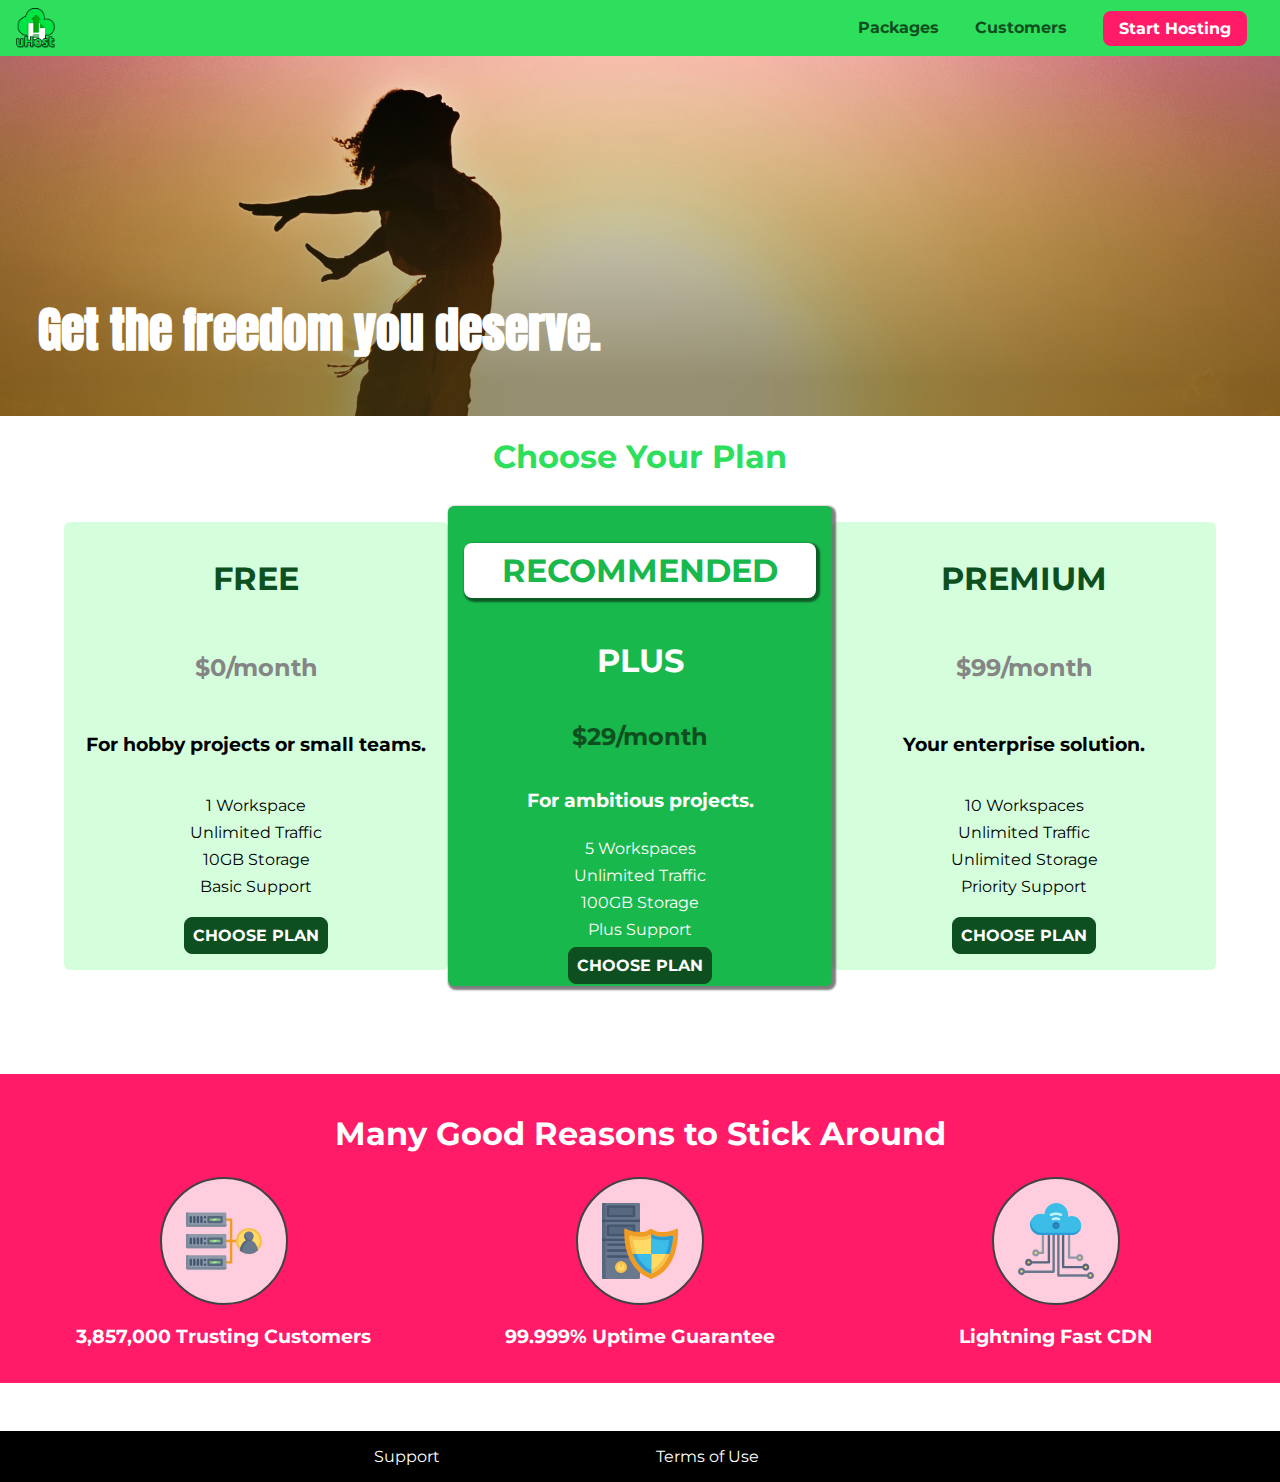
<file: index.html>
<!doctype html>
<html lang="en">
	<head>
		<meta charset="UTF-8" />
		<meta http-equiv="X-UA-Compatible" content="ie=edge" />
		<title>uHost</title>
		<meta name="viewport" content="width=device-width, initial-scale=1.0" />
		<link rel="shortcut icon" href="favicon.png" />
		<link rel="stylesheet" href="shared.css" />
		<link rel="stylesheet" href="main.css" />
	</head>

	<body>
		<div class="backdrop"></div>
		<div class="modal">
			<h1 class="modal__title">Do you want to continue?</h1>
			<div class="modal__actions">
				<a href="start-hosting/index.html" class="modal__action">Yes!</a>
				<button class="modal__action modal__action--negative" type="button">
					No!
				</button>
			</div>
		</div>
		<header class="main-header">
			<div>
				<button class="toggle-button">
					<span class="toggle-button__bar"></span>
					<span class="toggle-button__bar"></span>
					<span class="toggle-button__bar"></span>
				</button>
				<a href="index.html" class="main-header__brand">
					<img
						src="images/uhost-icon.png"
						alt="uHost - Your favorite hosting company"
					/>
				</a>
			</div>
			<nav class="main-nav">
				<ul class="main-nav__items">
					<li class="main-nav__item">
						<a href="packages/index.html">Packages</a>
					</li>
					<li class="main-nav__item">
						<a href="customers/index.html">Customers</a>
					</li>
					<li class="main-nav__item main-nav__item--cta">
						<a href="start-hosting/index.html">Start Hosting</a>
					</li>
				</ul>
			</nav>
		</header>
		<nav class="mobile-nav">
			<ul class="mobile-nav__items">
				<li class="mobile-nav__item">
					<a href="packages/index.html">Packages</a>
				</li>
				<li class="mobile-nav__item">
					<a href="customers/index.html">Customers</a>
				</li>
				<li class="mobile-nav__item mobile-nav__item--cta">
					<a href="start-hosting/index.html">Start Hosting</a>
				</li>
			</ul>
		</nav>
		<main>
			<section id="product-overview">
				<h1>Get the freedom you deserve.</h1>
			</section>
			<section id="plans">
				<h1 class="section-title">Choose Your Plan</h1>
				<div class="plan__list">
					<article class="plan">
						<h1 class="plan__title">FREE</h1>
						<h2 class="plan__price">$0/month</h2>
						<h3>For hobby projects or small teams.</h3>
						<ul class="plan__features">
							<li class="plan__feature">1 Workspace</li>
							<li class="plan__feature">Unlimited Traffic</li>
							<li class="plan__feature">10GB Storage</li>
							<li class="plan__feature">Basic Support</li>
						</ul>
						<div>
							<button class="button">CHOOSE PLAN</button>
						</div>
					</article>
					<article class="plan plan--highlighted">
						<h1 class="plan__annotation">RECOMMENDED</h1>
						<h1 class="plan__title">PLUS</h1>
						<h2 class="plan__price">$29/month</h2>
						<h3>For ambitious projects.</h3>
						<ul class="plan__features">
							<li class="plan__feature">5 Workspaces</li>
							<li class="plan__feature">Unlimited Traffic</li>
							<li class="plan__feature">100GB Storage</li>
							<li class="plan__feature">Plus Support</li>
						</ul>
						<div>
							<button class="button">CHOOSE PLAN</button>
						</div>
					</article>
					<article class="plan">
						<h1 class="plan__title">PREMIUM</h1>
						<h2 class="plan__price">$99/month</h2>
						<h3>Your enterprise solution.</h3>
						<ul class="plan__features">
							<li class="plan__feature">10 Workspaces</li>
							<li class="plan__feature">Unlimited Traffic</li>
							<li class="plan__feature">Unlimited Storage</li>
							<li class="plan__feature">Priority Support</li>
						</ul>
						<div>
							<button class="button">CHOOSE PLAN</button>
						</div>
					</article>
				</div>
			</section>
			<section id="key-features">
				<h1 class="section-title">Many Good Reasons to Stick Around</h1>
				<ul class="key-feature__list">
					<li class="key-feature">
						<div class="key-feature__image">
							<svg viewBox="0 0 512 512">
								<path
									style="fill: #f09b24"
									d="M344,248h-32V112c0-4.418-3.582-8-8-8h-40c-4.418,0-8,3.582-8,8s3.582,8,8,8h32v128h-32  c-4.418,0-8,3.582-8,8s3.582,8,8,8h32v128h-32c-4.418,0-8,3.582-8,8s3.582,8,8,8h40c4.418,0,8-3.582,8-8V264h32c4.418,0,8-3.582,8-8  S348.418,248,344,248z"
								/>
								<path
									style="fill: #8e9aa9"
									d="M264,64H8c-4.418,0-8,3.582-8,8v80c0,4.418,3.582,8,8,8h256c4.418,0,8-3.582,8-8V72  C272,67.582,268.418,64,264,64z"
								/>
								<path
									style="fill: #7c899b"
									d="M24,144c-4.418,0-8-3.582-8-8V64H8c-4.418,0-8,3.582-8,8v80c0,4.418,3.582,8,8,8h256  c4.418,0,8-3.582,8-8v-8H24z"
								/>
								<rect
									x="152"
									y="96"
									style="fill: #b8e3a8"
									width="88"
									height="32"
								/>
								<g>
									<polygon
										style="fill: #7ec97d"
										points="152,96 152,128 166,128 198,96  "
									/>
									<polygon
										style="fill: #7ec97d"
										points="220,96 188,128 240,128 240,96  "
									/>
								</g>
								<path
									style="fill: #56677e"
									d="M240,136h-88c-4.418,0-8-3.582-8-8V96c0-4.418,3.582-8,8-8h88c4.418,0,8,3.582,8,8v32  C248,132.418,244.418,136,240,136z M160,120h72v-16h-72V120z"
								/>
								<g>
									<path
										style="fill: #435670"
										d="M32,136c-4.418,0-8-3.582-8-8V96c0-4.418,3.582-8,8-8s8,3.582,8,8v32C40,132.418,36.418,136,32,136z   "
									/>
									<path
										style="fill: #435670"
										d="M56,136c-4.418,0-8-3.582-8-8V96c0-4.418,3.582-8,8-8s8,3.582,8,8v32C64,132.418,60.418,136,56,136z   "
									/>
									<path
										style="fill: #435670"
										d="M80,136c-4.418,0-8-3.582-8-8V96c0-4.418,3.582-8,8-8s8,3.582,8,8v32C88,132.418,84.418,136,80,136z   "
									/>
									<path
										style="fill: #435670"
										d="M104,136c-4.418,0-8-3.582-8-8V96c0-4.418,3.582-8,8-8s8,3.582,8,8v32   C112,132.418,108.418,136,104,136z"
									/>
									<path
										style="fill: #435670"
										d="M128,105c-4.418,0-8-3.582-8-8v-1c0-4.418,3.582-8,8-8s8,3.582,8,8v1   C136,101.418,132.418,105,128,105z"
									/>
									<path
										style="fill: #435670"
										d="M128,136c-4.418,0-8-3.582-8-8v-1c0-4.418,3.582-8,8-8s8,3.582,8,8v1   C136,132.418,132.418,136,128,136z"
									/>
								</g>
								<path
									style="fill: #8e9aa9"
									d="M264,208H8c-4.418,0-8,3.582-8,8v80c0,4.418,3.582,8,8,8h256c4.418,0,8-3.582,8-8v-80  C272,211.582,268.418,208,264,208z"
								/>
								<path
									style="fill: #7c899b"
									d="M24,288c-4.418,0-8-3.582-8-8v-72H8c-4.418,0-8,3.582-8,8v80c0,4.418,3.582,8,8,8h256  c4.418,0,8-3.582,8-8v-8H24z"
								/>
								<rect
									x="152"
									y="240"
									style="fill: #b8e3a8"
									width="88"
									height="32"
								/>
								<g>
									<polygon
										style="fill: #7ec97d"
										points="152,240 152,272 166,272 198,240  "
									/>
									<polygon
										style="fill: #7ec97d"
										points="220,240 188,272 240,272 240,240  "
									/>
								</g>
								<path
									style="fill: #56677e"
									d="M240,280h-88c-4.418,0-8-3.582-8-8v-32c0-4.418,3.582-8,8-8h88c4.418,0,8,3.582,8,8v32  C248,276.418,244.418,280,240,280z M160,264h72v-16h-72V264z"
								/>
								<g>
									<path
										style="fill: #435670"
										d="M32,280c-4.418,0-8-3.582-8-8v-32c0-4.418,3.582-8,8-8s8,3.582,8,8v32C40,276.418,36.418,280,32,280   z"
									/>
									<path
										style="fill: #435670"
										d="M56,280c-4.418,0-8-3.582-8-8v-32c0-4.418,3.582-8,8-8s8,3.582,8,8v32C64,276.418,60.418,280,56,280   z"
									/>
									<path
										style="fill: #435670"
										d="M80,280c-4.418,0-8-3.582-8-8v-32c0-4.418,3.582-8,8-8s8,3.582,8,8v32C88,276.418,84.418,280,80,280   z"
									/>
									<path
										style="fill: #435670"
										d="M104,280c-4.418,0-8-3.582-8-8v-32c0-4.418,3.582-8,8-8s8,3.582,8,8v32   C112,276.418,108.418,280,104,280z"
									/>
									<path
										style="fill: #435670"
										d="M128,249c-4.418,0-8-3.582-8-8v-1c0-4.418,3.582-8,8-8s8,3.582,8,8v1   C136,245.418,132.418,249,128,249z"
									/>
									<path
										style="fill: #435670"
										d="M128,280c-4.418,0-8-3.582-8-8v-1c0-4.418,3.582-8,8-8s8,3.582,8,8v1   C136,276.418,132.418,280,128,280z"
									/>
								</g>
								<path
									style="fill: #8e9aa9"
									d="M264,352H8c-4.418,0-8,3.582-8,8v80c0,4.418,3.582,8,8,8h256c4.418,0,8-3.582,8-8v-80  C272,355.582,268.418,352,264,352z"
								/>
								<path
									style="fill: #7c899b"
									d="M24,432c-4.418,0-8-3.582-8-8v-72H8c-4.418,0-8,3.582-8,8v80c0,4.418,3.582,8,8,8h256  c4.418,0,8-3.582,8-8v-8H24z"
								/>
								<rect
									x="152"
									y="384"
									style="fill: #b8e3a8"
									width="88"
									height="32"
								/>
								<g>
									<polygon
										style="fill: #7ec97d"
										points="152,384 152,416 166,416 198,384  "
									/>
									<polygon
										style="fill: #7ec97d"
										points="220,384 188,416 240,416 240,384  "
									/>
								</g>
								<path
									style="fill: #56677e"
									d="M240,424h-88c-4.418,0-8-3.582-8-8v-32c0-4.418,3.582-8,8-8h88c4.418,0,8,3.582,8,8v32  C248,420.418,244.418,424,240,424z M160,408h72v-16h-72V408z"
								/>
								<g>
									<path
										style="fill: #435670"
										d="M32,424c-4.418,0-8-3.582-8-8v-32c0-4.418,3.582-8,8-8s8,3.582,8,8v32C40,420.418,36.418,424,32,424   z"
									/>
									<path
										style="fill: #435670"
										d="M56,424c-4.418,0-8-3.582-8-8v-32c0-4.418,3.582-8,8-8s8,3.582,8,8v32C64,420.418,60.418,424,56,424   z"
									/>
									<path
										style="fill: #435670"
										d="M80,424c-4.418,0-8-3.582-8-8v-32c0-4.418,3.582-8,8-8s8,3.582,8,8v32C88,420.418,84.418,424,80,424   z"
									/>
									<path
										style="fill: #435670"
										d="M104,424c-4.418,0-8-3.582-8-8v-32c0-4.418,3.582-8,8-8s8,3.582,8,8v32   C112,420.418,108.418,424,104,424z"
									/>
									<path
										style="fill: #435670"
										d="M128,393c-4.418,0-8-3.582-8-8v-1c0-4.418,3.582-8,8-8s8,3.582,8,8v1   C136,389.418,132.418,393,128,393z"
									/>
									<path
										style="fill: #435670"
										d="M128,424c-4.418,0-8-3.582-8-8v-1c0-4.418,3.582-8,8-8s8,3.582,8,8v1   C136,420.418,132.418,424,128,424z"
									/>
								</g>
								<path
									style="fill: #f7c14d"
									d="M424,168c-48.523,0-88,39.477-88,88s39.477,88,88,88s88-39.477,88-88S472.523,168,424,168z"
								/>
								<path
									style="fill: #ffdb66"
									d="M424,184c-39.701,0-72,32.299-72,72s32.299,72,72,72s72-32.299,72-72S463.701,184,424,184z"
								/>
								<path
									style="fill: #69788d"
									d="M484.893,314.16C476.393,274.588,451.922,248,424,248s-52.393,26.588-60.893,66.16  c-0.605,2.82,0.354,5.749,2.511,7.664C381.731,336.124,402.465,344,424,344s42.269-7.876,58.381-22.176  C484.539,319.909,485.498,316.98,484.893,314.16z"
								/>
								<path
									style="fill: #56677e"
									d="M434.053,249.171C430.768,248.403,427.411,248,424,248c-27.922,0-52.393,26.588-60.893,66.16  c-0.605,2.82,0.354,5.749,2.511,7.664c3.383,3.002,6.979,5.703,10.734,8.125C384.904,286.243,407.373,255.378,434.053,249.171z"
								/>
								<path
									style="fill: #69788d"
									d="M424,192c-17.645,0-32,14.355-32,32s14.355,32,32,32s32-14.355,32-32S441.645,192,424,192z"
								/>
								<path
									style="fill: #56677e"
									d="M432,248c-17.645,0-32-14.355-32-32c0-6.783,2.128-13.076,5.742-18.258  C397.444,203.53,392,213.138,392,224c0,17.645,14.355,32,32,32c10.862,0,20.471-5.444,26.258-13.742  C445.076,245.872,438.783,248,432,248z"
								/>
							</svg>
						</div>
						<p class="key-feature__description">3,857,000 Trusting Customers</p>
					</li>
					<li class="key-feature">
						<div class="key-feature__image">
							<svg viewBox="0 0 512 512">
								<path
									style="fill: #69788d"
									d="M248,0H8C3.582,0,0,3.582,0,8v496c0,4.418,3.582,8,8,8h240c4.418,0,8-3.582,8-8V8  C256,3.582,252.418,0,248,0z"
								/>
								<path
									style="fill: #56677e"
									d="M24,504V8c0-4.418,3.582-8,8-8H8C3.582,0,0,3.582,0,8v496c0,4.418,3.582,8,8,8h24  C27.582,512,24,508.418,24,504z"
								/>
								<g>
									<rect
										x="0"
										y="112"
										style="fill: #435670"
										width="256"
										height="16"
									/>
									<rect
										x="0"
										y="240"
										style="fill: #435670"
										width="256"
										height="16"
									/>
								</g>
								<path
									style="fill: #f7c14d"
									d="M128,392c-22.056,0-40,17.944-40,40s17.944,40,40,40s40-17.944,40-40S150.056,392,128,392z"
								/>
								<path
									style="fill: #ffdb66"
									d="M128,408c-13.233,0-24,10.767-24,24s10.767,24,24,24s24-10.767,24-24S141.233,408,128,408z"
								/>
								<path
									style="fill: #f7c14d"
									d="M128,392c-2.739,0-5.414,0.278-8,0.805V424c0,4.418,3.582,8,8,8c4.418,0,8-3.582,8-8v-31.195  C133.414,392.278,130.739,392,128,392z"
								/>
								<g>
									<path
										style="fill: #435670"
										d="M216,288H40c-4.418,0-8-3.582-8-8s3.582-8,8-8h176c4.418,0,8,3.582,8,8S220.418,288,216,288z"
									/>
									<path
										style="fill: #435670"
										d="M216,328H40c-4.418,0-8-3.582-8-8s3.582-8,8-8h176c4.418,0,8,3.582,8,8S220.418,328,216,328z"
									/>
									<path
										style="fill: #435670"
										d="M216,368H40c-4.418,0-8-3.582-8-8s3.582-8,8-8h176c4.418,0,8,3.582,8,8S220.418,368,216,368z"
									/>
									<path
										style="fill: #435670"
										d="M216,16H40c-4.418,0-8,3.582-8,8v64c0,4.418,3.582,8,8,8h176c4.418,0,8-3.582,8-8V24   C224,19.582,220.418,16,216,16z"
									/>
								</g>
								<rect
									x="48"
									y="32"
									style="fill: #56677e"
									width="160"
									height="48"
								/>
								<path
									style="fill: #435670"
									d="M216,144H40c-4.418,0-8,3.582-8,8v64c0,4.418,3.582,8,8,8h176c4.418,0,8-3.582,8-8v-64  C224,147.582,220.418,144,216,144z"
								/>
								<rect
									x="48"
									y="160"
									style="fill: #56677e"
									width="160"
									height="48"
								/>
								<path
									style="fill: #f09b24"
									d="M511.747,180.237c-0.194-6.537-8.107-10.107-13.135-5.894c-5.6,4.693-42.904,21.282-98.514,21.282  c-33.45,0-64.625-20.999-64.929-21.206c-2.9-1.991-6.764-1.85-9.512,0.346c-2.677,2.135-27.201,20.86-63.793,20.86  c-55.607,0-92.914-16.589-98.515-21.282c-5.028-4.211-12.941-0.645-13.135,5.894c-1.634,54.834,4.655,105.941,18.693,151.903  c12.096,39.604,29.759,74.047,52.497,102.373c27.538,34.304,62.743,59.882,104.66,76.045c3.069,1.918,6.757,1.921,9.83,0  c41.917-16.163,77.122-41.741,104.66-76.045c22.738-28.326,40.401-62.77,52.497-102.373  C507.092,286.179,513.381,235.071,511.747,180.237z"
								/>
								<path
									style="fill: #f7c14d"
									d="M476.21,221.226c-1.953-1.631-4.568-2.235-7.036-1.628c-21.686,5.327-44.926,8.028-69.075,8.028  c-25.926,0-49.633-8.975-64.955-16.504c-2.307-1.134-5.016-1.091-7.284,0.116c-14.059,7.477-36.919,16.388-65.994,16.388  c-24.153,0-47.394-2.701-69.075-8.028c-5.155-1.268-10.221,2.966-9.894,8.261c2.077,33.693,7.668,65.635,16.616,94.935  c22.774,74.565,66.139,126.334,128.888,153.868c2.032,0.891,4.397,0.891,6.43,0c61.777-27.107,104.716-78.876,127.62-153.868  c8.948-29.3,14.539-61.241,16.616-94.935C479.224,225.319,478.163,222.856,476.21,221.226z"
								/>
								<path
									style="fill: #ffdb66"
									d="M331.609,451.727c-52.604-25.289-89.304-70.987-109.144-135.944  c-6.532-21.39-11.162-44.336-13.82-68.447c17.133,2.852,34.952,4.291,53.22,4.291c29.394,0,53.376-7.793,69.978-15.561  c17.44,7.736,41.656,15.561,68.256,15.561c18.267,0,36.085-1.439,53.219-4.291c-2.659,24.112-7.288,47.06-13.82,68.448  C419.545,381.108,383.27,426.805,331.609,451.727z"
								/>
								<g>
									<path
										style="fill: #2c9dd4"
										d="M479.066,227.858c0.157-2.539-0.903-5.002-2.856-6.633s-4.568-2.235-7.036-1.628   c-21.686,5.327-44.926,8.028-69.075,8.028c-25.926,0-49.633-8.975-64.955-16.504c-1.057-0.52-2.2-0.78-3.345-0.806l-0.072,133.351   h123.601c2.556-6.746,4.933-13.702,7.123-20.874C471.398,293.493,476.989,261.552,479.066,227.858z"
									/>
									<path
										style="fill: #2c9dd4"
										d="M206.658,343.667c24.153,63.42,65.028,108.108,121.743,132.995c1.031,0.452,2.147,0.673,3.263,0.666   l0.063-133.661H206.658z"
									/>
								</g>
								<g>
									<path
										style="fill: #3cbde8"
										d="M439.497,315.783c6.532-21.389,11.161-44.336,13.82-68.448c-17.134,2.852-34.952,4.291-53.219,4.291   c-26.6,0-50.815-7.824-68.256-15.561l-0.116,107.601h97.758C433.179,334.807,436.524,325.518,439.497,315.783z"
									/>
									<path
										style="fill: #3cbde8"
										d="M232.523,343.667c21.144,50.298,54.363,86.56,99.087,108.06l0.117-108.06H232.523z"
									/>
								</g>
							</svg>
						</div>
						<p class="key-feature__description">99.999% Uptime Guarantee</p>
					</li>
					<li class="key-feature">
						<div class="key-feature__image">
							<svg viewBox="0 0 512 512">
								<path
									style="fill: #8e9aa9"
									d="M168,200c-4.418,0-8,3.582-8,8v120h-17.376c-3.302-9.311-12.194-16-22.624-16  c-13.234,0-24,10.767-24,24s10.766,24,24,24c10.429,0,19.321-6.689,22.624-16H168c4.418,0,8-3.582,8-8V208  C176,203.582,172.418,200,168,200z"
								/>
								<path
									style="fill: #ffdb66"
									d="M120,328c-4.411,0-8,3.589-8,8s3.589,8,8,8s8-3.589,8-8S124.411,328,120,328z"
								/>
								<path
									style="fill: #56677e"
									d="M208,200c-4.418,0-8,3.582-8,8v184H94.624C91.322,382.689,82.43,376,72,376  c-13.234,0-24,10.767-24,24s10.766,24,24,24c10.429,0,19.321-6.689,22.624-16H208c4.418,0,8-3.582,8-8V208  C216,203.582,212.418,200,208,200z"
								/>
								<path
									style="fill: #ffdb66"
									d="M72,392c-4.411,0-8,3.589-8,8s3.589,8,8,8s8-3.589,8-8S76.411,392,72,392z"
								/>
								<path
									style="fill: #69788d"
									d="M240,208c-4.418,0-8,3.582-8,8v239H47.24c-2.671-10.34-12.078-18-23.24-18c-13.234,0-24,10.767-24,24  s10.766,24,24,24c9.666,0,18.009-5.747,21.809-14H240c4.418,0,8-3.582,8-8V216C248,211.582,244.418,208,240,208z"
								/>
								<path
									style="fill: #ffdb66"
									d="M24,453c-4.411,0-8,3.589-8,8s3.589,8,8,8s8-3.589,8-8S28.411,453,24,453z"
								/>
								<path
									style="fill: #69788d"
									d="M488,464c-10.429,0-19.321,6.689-22.624,16H280V208c0-4.418-3.582-8-8-8s-8,3.582-8,8v280  c0,4.418,3.582,8,8,8h193.376c3.302,9.311,12.194,16,22.624,16c13.234,0,24-10.767,24-24S501.234,464,488,464z"
								/>
								<path
									style="fill: #ffdb66"
									d="M488,480c-4.411,0-8,3.589-8,8s3.589,8,8,8s8-3.589,8-8S492.411,480,488,480z"
								/>
								<path
									style="fill: #56677e"
									d="M456,408c-10.429,0-19.321,6.689-22.624,16H312V208c0-4.418-3.582-8-8-8s-8,3.582-8,8v224  c0,4.418,3.582,8,8,8h129.376c3.302,9.311,12.194,16,22.624,16c13.234,0,24-10.767,24-24S469.234,408,456,408z"
								/>
								<path
									style="fill: #ffdb66"
									d="M456,424c-4.411,0-8,3.589-8,8s3.589,8,8,8s8-3.589,8-8S460.411,424,456,424z"
								/>
								<path
									style="fill: #8e9aa9"
									d="M416,344c-10.429,0-19.321,6.689-22.624,16H352V208c0-4.418-3.582-8-8-8s-8,3.582-8,8v160  c0,4.418,3.582,8,8,8h49.376c3.302,9.311,12.194,16,22.624,16c13.234,0,24-10.767,24-24S429.234,344,416,344z"
								/>
								<path
									style="fill: #ffdb66"
									d="M416,360c-4.411,0-8,3.589-8,8s3.589,8,8,8s8-3.589,8-8S420.411,360,416,360z"
								/>
								<path
									style="fill: #3cbde8"
									d="M362,88c-8.741,0-17.231,1.751-25.06,5.085C337.646,88.797,338,84.43,338,80  c0-44.112-35.888-80-80-80c-42.823,0-77.895,33.816-79.909,76.149C170.393,73.415,162.244,72,154,72c-39.701,0-72,32.299-72,72  s32.299,72,72,72h208c35.29,0,64-28.71,64-64S397.29,88,362,88z"
								/>
								<path
									style="fill: #2c9dd4"
									d="M368,200H160c-39.701,0-72-32.299-72-72c0-5.863,0.721-11.559,2.05-17.019  C84.918,120.88,82,132.102,82,144c0,39.701,32.299,72,72,72h208c30.389,0,55.88-21.296,62.379-49.743  C413.565,186.327,392.352,200,368,200z"
								/>
								<path
									style="fill: #2a7db5"
									d="M256,128c-13.234,0-24,10.767-24,24s10.766,24,24,24c13.233,0,24-10.767,24-24S269.233,128,256,128z"
								/>
								<path
									style="fill: #2c9dd4"
									d="M256,144c-4.411,0-8,3.589-8,8s3.589,8,8,8c4.411,0,8-3.589,8-8S260.411,144,256,144z"
								/>
								<g>
									<path
										style="fill: #c5f1fa"
										d="M221.755,87.695c-2.994,0-5.864-1.688-7.233-4.572c-1.894-3.991-0.194-8.763,3.798-10.657   C230.157,66.849,242.834,64,256,64c13.166,0,25.844,2.849,37.68,8.466c3.992,1.895,5.692,6.666,3.798,10.657   s-6.666,5.692-10.657,3.798C277.144,82.328,266.774,80,256,80c-10.774,0-21.144,2.328-30.821,6.921   C224.072,87.446,222.904,87.695,221.755,87.695z"
									/>
									<path
										style="fill: #c5f1fa"
										d="M276.545,116.618c-1.148,0-2.316-0.249-3.424-0.774C267.745,113.293,261.985,112,256,112   c-5.985,0-11.745,1.293-17.121,3.844c-3.991,1.895-8.763,0.192-10.657-3.798c-1.894-3.992-0.193-8.764,3.798-10.657   C239.557,97.813,247.625,96,256,96c8.376,0,16.444,1.813,23.98,5.389c3.991,1.894,5.692,6.665,3.798,10.657   C282.41,114.93,279.539,116.618,276.545,116.618z"
									/>
								</g>
							</svg>
						</div>
						<p class="key-feature__description">Lightning Fast CDN</p>
					</li>
				</ul>
			</section>
		</main>
		<footer class="main-footer">
			<nav>
				<ul class="main-footer__links">
					<li class="main-footer__link">
						<a href="#">Support</a>
					</li>
					<li class="main-footer__link">
						<a href="#">Terms of Use</a>
					</li>
				</ul>
			</nav>
		</footer>
		<div>
			<!-- <button onclick="topFunction()" id="movetop" title="Move to top">
        <svg
          class="movetop"
          fill="#000000"
          height="800px"
          width="800px"
          version="1.1"
          id="Layer_1"
          xmlns="http://www.w3.org/2000/svg"
          xmlns:xlink="http://www.w3.org/1999/xlink"
          viewBox="0 0 330 330"
          xml:space="preserve"
        >
          <path
            id="XMLID_224_"
            d="M325.606,229.393l-150.004-150C172.79,76.58,168.974,75,164.996,75c-3.979,0-7.794,1.581-10.607,4.394
       l-149.996,150c-5.858,5.858-5.858,15.355,0,21.213c5.857,5.857,15.355,5.858,21.213,0l139.39-139.393l139.397,139.393
       C307.322,253.536,311.161,255,315,255c3.839,0,7.678-1.464,10.607-4.394C331.464,244.748,331.464,235.251,325.606,229.393z"
          />
        </svg>
      </button> -->
		</div>
		<script src="shared.js"></script>
	</body>
</html>
</file>
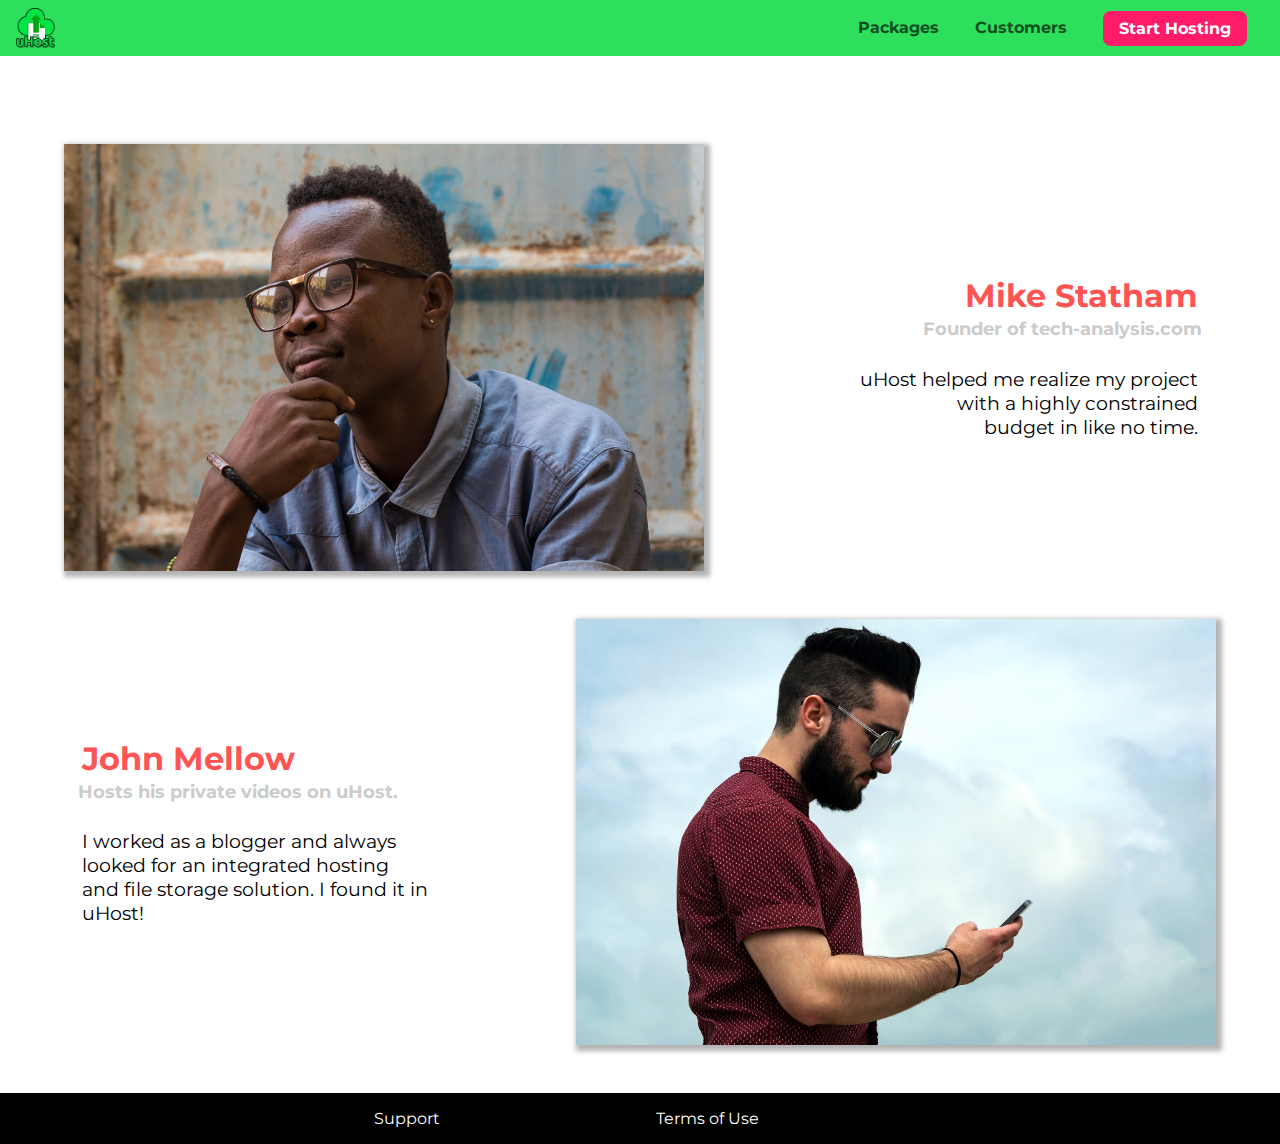
<file: customers/index.html>
<!doctype html>
<html lang="en">
  <head>
    <meta charset="UTF-8" />
    <meta name="viewport" content="width=device-width, initial-scale=1.0" />
    <meta http-equiv="X-UA-Compatible" content="ie=edge" />
    <title>uHost Customers</title>
    <meta name="viewport" content="width=device-width, initial-scale=1.0" />
    <link rel="shortcut icon" href="../favicon.png" />
    <link rel="stylesheet" href="../shared.css" />
    <link rel="stylesheet" href="customers.css" />
  </head>

  <body>
    <div class="backdrop"></div>
    <header class="main-header">
      <div>
        <button class="toggle-button">
          <span class="toggle-button__bar"></span>
          <span class="toggle-button__bar"></span>
          <span class="toggle-button__bar"></span>
        </button>
        <a href="../index.html" class="main-header__brand">
          <img
            src="../images/uhost-icon.png"
            alt="uHost - Your favorite hosting company"
          />
        </a>
      </div>
      <nav class="main-nav">
        <ul class="main-nav__items">
          <li class="main-nav__item">
            <a href="../packages/index.html">Packages</a>
          </li>
          <li class="main-nav__item">
            <a href="index.html">Customers</a>
          </li>
          <li class="main-nav__item main-nav__item--cta">
            <a href="../start-hosting/index.html">Start Hosting</a>
          </li>
        </ul>
      </nav>
    </header>
    <nav class="mobile-nav">
      <ul class="mobile-nav__items">
        <li class="mobile-nav__item">
          <a href="../packages/index.html">Packages</a>
        </li>
        <li class="mobile-nav__item">
          <a href="/index.html">Customers</a>
        </li>
        <li class="mobile-nav__item mobile-nav__item--cta">
          <a href="../start-hosting/index.html">Start Hosting</a>
        </li>
      </ul>
    </nav>
    <main>
      <div>
        <div class="testimonial" id="customer-1">
          <div class="testimonial__image-container">
            <img
              src="../images/customer-1.jpg"
              alt="Mike Statham - Customer"
              class="testimonial__image"
            />
          </div>
          <div class="testimonial__info">
            <h1 class="testimonial__name">Mike Statham</h1>
            <h2 class="testimonial__subtitle">
              Founder of
              <a href="tech-analysis.com">tech-analysis.com</a>
            </h2>
            <p class="testimonial__text">
              uHost helped me realize my project with a highly constrained
              budget in like no time.
            </p>
          </div>
        </div>
        <div class="testimonial" id="customer-2">
          <div class="testimonial__info">
            <h1 class="testimonial__name">John Mellow</h1>
            <h2 class="testimonial__subtitle">
              Hosts his private videos on uHost.
            </h2>
            <p class="testimonial__text">
              I worked as a blogger and always looked for an integrated hosting
              and file storage solution. I found it in uHost!
            </p>
          </div>
          <div class="testimonial__image-container">
            <img
              src="../images/customer-2.jpg"
              alt="John Mellow - Customer"
              class="testimonial__image"
            />
          </div>
        </div>
      </div>
    </main>
    <footer class="main-footer">
      <nav>
        <ul class="main-footer__links">
          <li class="main-footer__link">
            <a href="#">Support</a>
          </li>
          <li class="main-footer__link">
            <a href="#">Terms of Use</a>
          </li>
        </ul>
      </nav>
    </footer>

    <!-- <div>
      <button onclick="topFunction()" id="movetop" title="Move to top">
        <svg
          class="movetop"
          fill="#000000"
          height="800px"
          width="800px"
          version="1.1"
          id="Layer_1"
          xmlns="http://www.w3.org/2000/svg"
          xmlns:xlink="http://www.w3.org/1999/xlink"
          viewBox="0 0 330 330"
          xml:space="preserve"
        >
          <path
            id="XMLID_224_"
            d="M325.606,229.393l-150.004-150C172.79,76.58,168.974,75,164.996,75c-3.979,0-7.794,1.581-10.607,4.394
       l-149.996,150c-5.858,5.858-5.858,15.355,0,21.213c5.857,5.857,15.355,5.858,21.213,0l139.39-139.393l139.397,139.393
       C307.322,253.536,311.161,255,315,255c3.839,0,7.678-1.464,10.607-4.394C331.464,244.748,331.464,235.251,325.606,229.393z"
          />
        </svg>
      </button>
    </div> -->
    <script src="../shared.js"></script>
  </body>
</html>
</file>
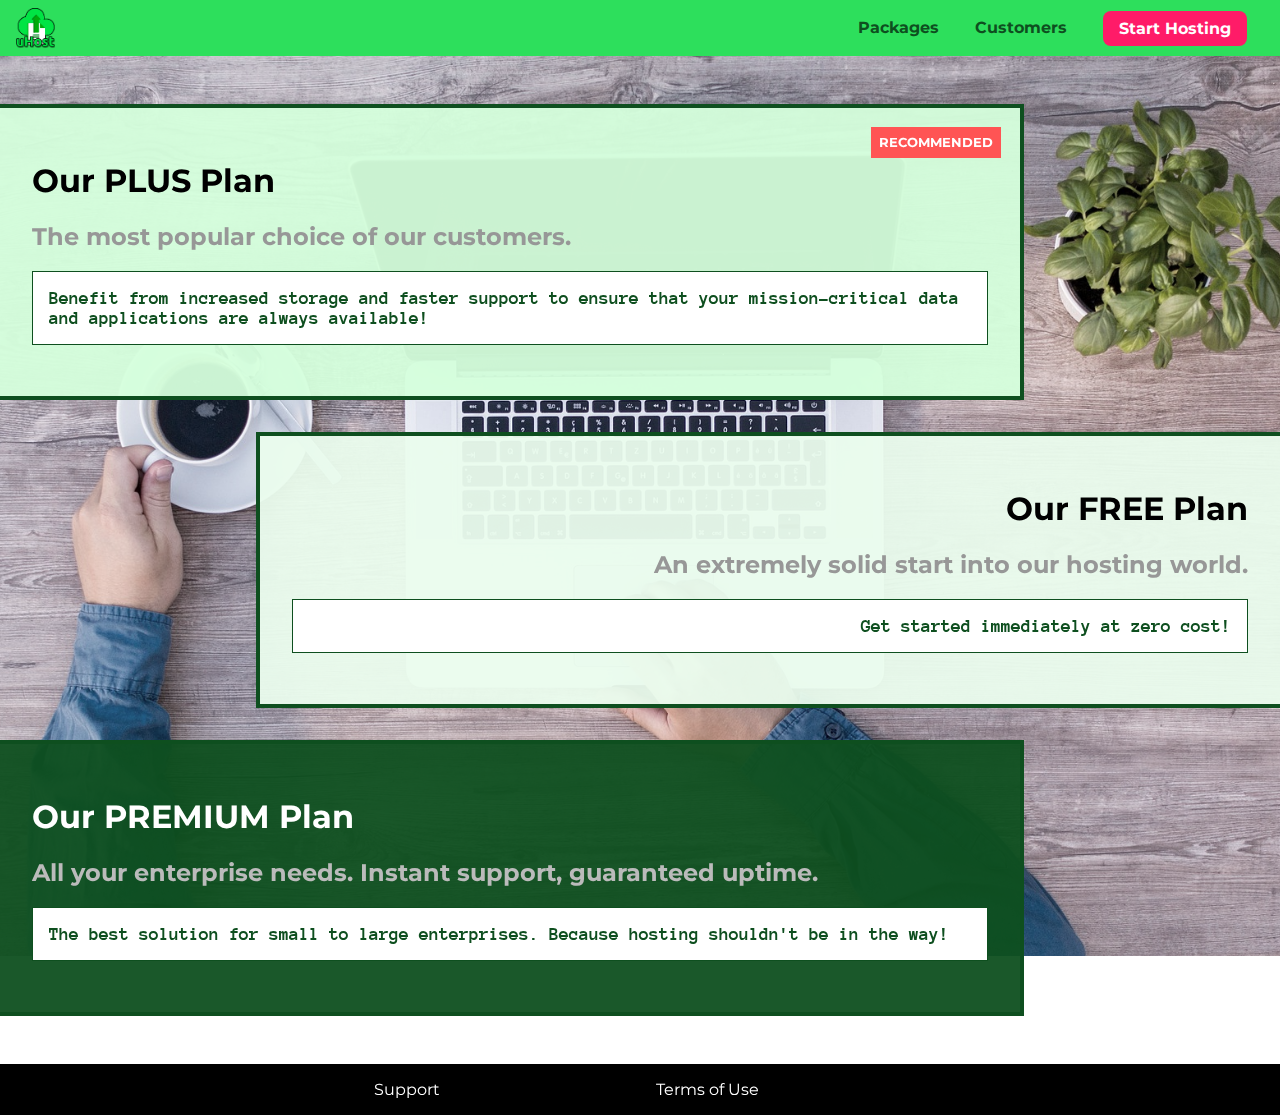
<file: packages/index.html>
<!doctype html>
<html lang="en">
  <head>
    <meta charset="UTF-8" />
    <meta http-equiv="X-UA-Compatible" content="ie=edge" />
    <title>uHost</title>
    <meta name="viewport" content="width=device-width, initial-scale=1.0" />
    <link rel="shortcut icon" href="../favicon.png" />
    <link rel="stylesheet" href="../shared.css" />
    <link rel="stylesheet" href="packages.css" />
  </head>

  <body>
    <div class="backdrop"></div>
    <div class="background"></div>
    <header class="main-header">
      <div>
        <button class="toggle-button">
          <span class="toggle-button__bar"></span>
          <span class="toggle-button__bar"></span>
          <span class="toggle-button__bar"></span>
        </button>
        <a href="../index.html" class="main-header__brand">
          <img
            src="../images/uhost-icon.png"
            alt="uHost - Your favorite hosting company"
          />
        </a>
      </div>
      <nav class="main-nav">
        <ul class="main-nav__items">
          <li class="main-nav__item">
            <a href="index.html">Packages</a>
          </li>
          <li class="main-nav__item">
            <a href="../customers/index.html">Customers</a>
          </li>
          <li class="main-nav__item main-nav__item--cta">
            <a href="../start-hosting/index.html">Start Hosting</a>
          </li>
        </ul>
      </nav>
    </header>
    <nav class="mobile-nav">
      <ul class="mobile-nav__items">
        <li class="mobile-nav__item">
          <a href="index.html">Packages</a>
        </li>
        <li class="mobile-nav__item">
          <a href="../customers/index.html">Customers</a>
        </li>
        <li class="mobile-nav__item mobile-nav__item--cta">
          <a href="../start-hosting/index.html">Start Hosting</a>
        </li>
      </ul>
    </nav>
    <main>
      <section class="package" id="plus">
        <a href="#">
          <h1 class="package__title">Our PLUS Plan</h1>
          <h2 class="package__badge">RECOMMENDED</h2>
          <h2 class="package__subtitle">
            The most popular choice of our customers.
          </h2>
          <p class="package__info">
            Benefit from increased storage and faster support to ensure that
            your mission-critical data and applications are always available!
          </p>
        </a>
      </section>
      <section class="package" id="free">
        <a href="#">
          <h1 class="package__title">Our FREE Plan</h1>
          <h2 class="package__subtitle">
            An extremely solid start into our hosting world.
          </h2>
          <p class="package__info">Get started immediately at zero cost!</p>
        </a>
      </section>
      <div class="clearfix"></div>
      <section class="package" id="premium">
        <a href="#">
          <h1 class="package__title">Our PREMIUM Plan</h1>
          <h2 class="package__subtitle">
            All your enterprise needs. Instant support, guaranteed uptime.
          </h2>
          <p class="package__info">
            The best solution for small to large enterprises. Because hosting
            shouldn't be in the way!
          </p>
        </a>
      </section>
    </main>
    <footer class="main-footer">
      <nav>
        <ul class="main-footer__links">
          <li class="main-footer__link">
            <a href="#">Support</a>
          </li>
          <li class="main-footer__link">
            <a href="#">Terms of Use</a>
          </li>
        </ul>
      </nav>
    </footer>

    <!-- <div>
      <button onclick="topFunction()" id="movetop" title="Move to top">
        <svg
          class="movetop"
          fill="#000000"
          height="800px"
          width="800px"
          version="1.1"
          id="Layer_1"
          xmlns="http://www.w3.org/2000/svg"
          xmlns:xlink="http://www.w3.org/1999/xlink"
          viewBox="0 0 330 330"
          xml:space="preserve"
        >
          <path
            id="XMLID_224_"
            d="M325.606,229.393l-150.004-150C172.79,76.58,168.974,75,164.996,75c-3.979,0-7.794,1.581-10.607,4.394
       l-149.996,150c-5.858,5.858-5.858,15.355,0,21.213c5.857,5.857,15.355,5.858,21.213,0l139.39-139.393l139.397,139.393
       C307.322,253.536,311.161,255,315,255c3.839,0,7.678-1.464,10.607-4.394C331.464,244.748,331.464,235.251,325.606,229.393z"
          />
        </svg>
      </button>
    </div> -->
    <script src="../shared.js"></script>
  </body>
</html>
</file>
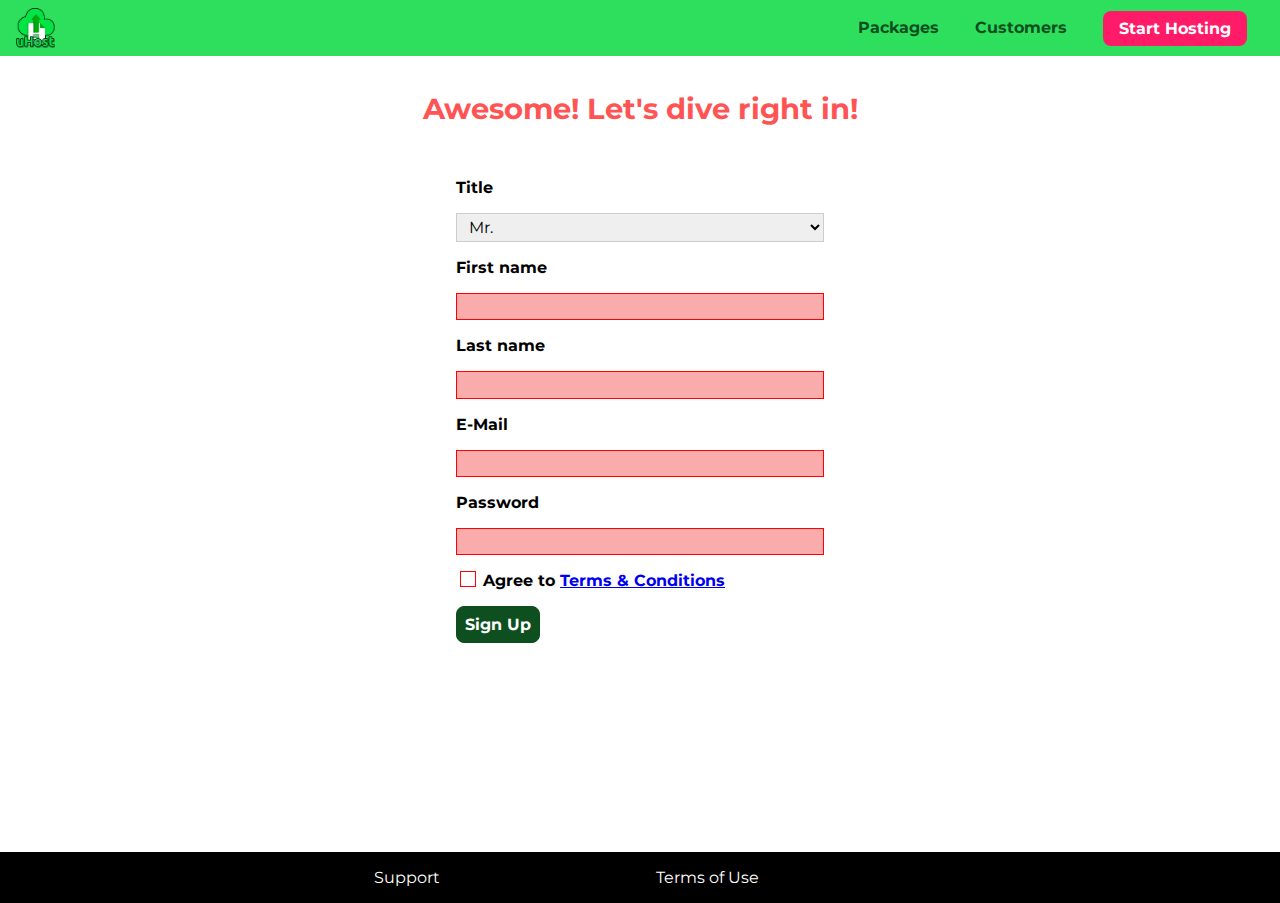
<file: start-hosting/index.html>
<!doctype html>
<html lang="en">
  <head>
    <meta charset="UTF-8" />
    <meta name="viewport" content="width=device-width, initial-scale=1.0" />
    <meta http-equiv="X-UA-Compatible" content="ie=edge" />
    <title>uHost Signup</title>
    <link rel="shortcut icon" href="../favicon.png" />
    <link rel="stylesheet" href="../shared.css" />
    <link rel="stylesheet" href="start-hosting.css" />
  </head>

  <body>
    <div class="backdrop"></div>
    <header class="main-header">
      <div>
        <button class="toggle-button">
          <span class="toggle-button__bar"></span>
          <span class="toggle-button__bar"></span>
          <span class="toggle-button__bar"></span>
        </button>
        <a href="../index.html" class="main-header__brand">
          <img
            src="../images/uhost-icon.png"
            alt="uHost - Your favorite hosting company"
          />
        </a>
      </div>
      <nav class="main-nav">
        <ul class="main-nav__items">
          <li class="main-nav__item">
            <a href="../packages/index.html">Packages</a>
          </li>
          <li class="main-nav__item">
            <a href="../customers/index.html">Customers</a>
          </li>
          <li class="main-nav__item main-nav__item--cta">
            <a href="index.html">Start Hosting</a>
          </li>
        </ul>
      </nav>
    </header>
    <nav class="mobile-nav">
      <ul class="mobile-nav__items">
        <li class="mobile-nav__item">
          <a href="../packages/index.html">Packages</a>
        </li>
        <li class="mobile-nav__item">
          <a href="../customers/index.html">Customers</a>
        </li>
        <li class="mobile-nav__item mobile-nav__item--cta">
          <a href="index.html">Start Hosting</a>
        </li>
      </ul>
    </nav>
    <main class="signup-page">
      <h1 class="signup-title">Awesome! Let's dive right in!</h1>

      <form action="index.html" class="signup-form">
        <label for="title">Title</label>
        <select id="title">
          <option value="mr">Mr.</option>
          <option value="ms">Ms.</option>
        </select>

        <label for="first-name">First name</label>
        <input type="text" id="first-name" required />

        <label for="last-name">Last name</label>
        <input type="text" id="last-name" required />

        <label for="email">E-Mail</label>
        <input type="email" id="email" required />

        <label for="password">Password</label>
        <input type="password" id="password" required />

        <input type="checkbox" id="agree-terms" required />
        <label for="agree-terms"
          >Agree to
          <a href="#">Terms &amp; Conditions</a>
        </label>

        <button type="submit" class="button">Sign Up</button>
      </form>
    </main>
    <footer class="main-footer">
      <nav>
        <ul class="main-footer__links">
          <li class="main-footer__link">
            <a href="#">Support</a>
          </li>
          <li class="main-footer__link">
            <a href="#">Terms of Use</a>
          </li>
        </ul>
      </nav>
    </footer>
    <script src="../shared.js"></script>
  </body>
</html>
</file>
<file: shared.css>
@import url('https://fonts.googleapis.com/css?family=Anton');
@import url('https://fonts.googleapis.com/css?family=Montserrat:100,400,700');
@import url('https://fonts.googleapis.com/css?family=Roboto');

* {
	box-sizing: border-box;
}

body {
	font-family: 'Montserrat', sans-serif;
	margin: 0;
}

main {
	min-height: calc(100vh - 3.5rem - 6rem);
	margin-top: 3.5rem;
}

.backdrop {
	position: fixed;
	display: none;
	top: 0;
	left: 0;
	z-index: 100;
	width: 100vw;
	height: 100vh;
	background: rgba(0, 0, 0, 0.5);
}

.main-header {
	width: 100%;
	position: fixed;
	top: 0;
	left: 0;
	background: #2ddf5c;
	padding: 0.5rem 1rem;
	z-index: 2;
}

.main-header > div {
	display: inline-block;
	vertical-align: middle;
}

.toggle-button {
	width: 3rem;
	background: transparent;
	border: none;
	cursor: pointer;
	padding-top: 0;
	padding-bottom: 0;
	vertical-align: middle;
}

.toggle-button:focus {
	outline: none;
}

.toggle-button__bar {
	width: 100%;
	height: 0.2rem;
	background: black;
	display: block;
	margin: 0.6rem 0;
}

.main-header__brand {
	color: #0e4f1f;
	text-decoration: none;
	font-weight: bold;
	/* font-size: 1.5rem; */
	height: 2.5rem;
	/* width: 20px; */
	display: inline-block;
	vertical-align: middle;
}

.main-header__brand img {
	height: 100%;
	/* width: 100%; */
}

.main-nav {
	display: none;
}

.main-nav__items {
	margin: 0;
	padding: 0;
	list-style: none;
}

.main-nav__item {
	display: inline-block;
	margin: 0 1rem;
}

.main-nav__item a,
.mobile-nav__item a {
	text-decoration: none;
	color: #0e4f1f;
	font-weight: bold;
	padding: 0.2rem 0;
}

.main-nav__item a:hover,
.main-nav__item a:active {
	color: white;
	border-bottom: 5px solid white;
}

.main-nav__item--cta a,
.mobile-nav__item--cta a {
	color: white;
	background: #ff1b68;
	padding: 0.5rem 1rem;
	border-radius: 8px;
}

.main-nav__item--cta a:hover,
.main-nav__item--cta a:active,
.mobile-nav__item--cta a:hover,
.mobile-nav__item--cta a:active {
	color: #ff1b68;
	background: white;
	border: none;
}

.main-footer {
	background: black;
	padding: 1rem;
	margin-top: 3rem;
}

.main-footer__links {
	display: flex;
	flex-direction: column;
	list-style: none;
	margin: 0;
	padding: 0;
	align-items: center;
}

.main-footer__link {
	margin: 0.5rem 0;
}

.main-footer__link a {
	color: white;
	text-decoration: none;
}

.main-footer__link a:hover,
.main-footer__link a:active {
	color: #ccc;
}

.mobile-nav {
	display: none;
	position: fixed;
	z-index: 101;
	top: 0;
	left: 0;
	background: white;
	width: 80%;
	height: 100vh;
}

.mobile-nav__items {
	width: 90%;
	height: 100%;
	list-style: none;
	margin: 0 auto;
	padding: 0;
	display: flex;
	flex-direction: column;
	align-items: center;
	justify-content: center;
}

.mobile-nav__item {
	margin: 1rem 0;
}

.mobile-nav__item a {
	font-size: 1.5rem;
}

.button {
	background: #0e4f1f;
	color: white;
	font: inherit;
	border: 1.5px solid #0e4f1f;
	padding: 0.5rem;
	border-radius: 8px;
	font-weight: bold;
	cursor: pointer;
}

.button:hover,
.button:active {
	background: white;
	color: #0e4f1f;
}

.button:focus {
	outline: none;
}

.open {
	display: block !important;
}

@media (width >= 640px) {
	.main-footer__link {
		display: inline-block;
		margin: 0 1rem;
		width: 20%;
	}

	.main-footer__links {
		flex-direction: row;
		justify-content: center;
	}

  .toggle-button {
		display: none;
	}

	.main-nav {
		display: inline-block;
		text-align: right;
		width: calc(100% - 44px);
		vertical-align: middle;
	}
}
</file>
<file: main.css>
#product-overview {
	background:
		linear-gradient(to top, rgba(80, 68, 18, 0.6) 10%, transparent),
		url('images/freedom.jpg') center / cover no-repeat border-box,
		#ff1b68;
	/* background-image: url("freedom.jpg");
    background-size: cover;
    background-position: left 10% bottom 20%; */
	/* background-repeat: no-repeat;
    background-origin: border-box;
    background-clip: border-box; */
	/* background-image: linear-gradient(180deg, red 70%, blue 60%, rgba(0,0,0,0.5)); */
	/* background-image: radial-gradient(ellipse farthest-corner at 20% 50%, red, blue 70%, green); */
	width: 100vw;
	height: 33vh;
	/* border: 5px dashed red; */
	position: relative;
}

#product-overview h1 {
	color: white;
	font-family: 'Anton', sans-serif;
	position: absolute;
	bottom: 5%;
	left: 3%;
	font-size: 1.6rem;
}

@media (width >= 640px) and (height >= 640px) {
	#product-overview {
		height: 40vh;
		background-position: 50% 25%;
	}
	#product-overview h1 {
		font-size: 3rem;
	}
}

.section-title {
	color: #2ddf5c;
	text-align: center;
}

.plan {
	background: #d5ffdc;
	text-align: center;
	padding: 1rem;
	margin: 0.5rem 0;
	width: 100%;
}

.plan--highlighted {
	background: #19b84c;
	color: white;
	/* box-shadow: 2px 2px 2px 2px rgba(0, 0, 0, 0.5); */
}

.plan__annotation {
	background: white;
	color: #19b84c;
	padding: 0.5rem;
	box-shadow: 2px 2px 2px 2px rgba(0, 0, 0, 0.5);
	border-radius: 8px;
}

.plan__title {
	color: #0e4f1f;
}

.plan__price {
	color: #858585;
}

.plan--highlighted .plan__title {
	color: white;
}

.plan--highlighted .plan__price {
	color: #0e4f1f;
}

.plan__features {
	list-style: none;
	margin: 0;
	padding: 0;
}

.plan__feature {
	margin: 0.5rem 0;
}

#key-features {
	background: #ff1b68;
	margin-top: 5rem;
	padding: 1rem;
}

#key-features .section-title {
	color: white;
	margin: 1.5rem;
}

.key-feature {
	text-align: center;
	width: 100%;
}

.key-feature__list {
	display: flex;
	list-style: none;
	margin: 0;
	padding: 0;
	flex-direction: column;
	align-items: center;
	justify-content: space-around;
}


.key-feature__image {
	background: #ffcede;
	width: 128px;
	height: 128px;
	border: 2px solid #424242;
	border-radius: 50%;
	margin: auto;
	padding: 1.5rem;
}

.key-feature__description {
	text-align: center;
	font-weight: bold;
	color: white;
	font-size: 1.2rem;
}

/* h1 {
    font-family: sans-serif;
} */

.modal {
	position: fixed;
	display: none;
	z-index: 200;
	top: 20%;
	left: 30%;
	width: 40%;
	background: white;
	padding: 1rem;
	border: 1px solid #ccc;
	box-shadow: 1px 1px 1px rgba(0, 0, 0, 0.5);
	border-radius: 6px;
}

.modal__title {
	text-align: center;
	margin: 0 0 1rem 0;
}

.modal__actions {
	text-align: center;
}

.modal__action {
	border: 1px solid #0e4f1f;
	background: #0e4f1f;
	text-decoration: none;
	color: white;
	font: inherit;
	padding: 0.5rem 1rem;
	cursor: pointer;
	border-radius: 6px;
}

.modal__action:hover,
.modal__action:active {
	background: #2ddf5c;
	border-color: #2ddf5c;
}

.modal__action--negative {
	background: red;
	border-color: red;
}

.modal__action--negative:hover,
.modal__action--negative:active {
	background: #ff5454;
	border-color: #ff5454;
}

@media (width >= 640px) {
	.plan__list {
		width: 100%;
		display: flex;
		justify-content: center;
		align-items: center;
	}

	.plan {
		width: 30%;
		min-width: 13rem;
		max-width: 25rem;
		display: flex;
		flex-direction: column;
		justify-content: space-between;
		height: 28rem;
		border-radius: 6px;
	}

	.plan--highlighted {
		box-shadow: 2px 2px 2px 2px rgba(0, 0, 0, 0.5);
		height: 30rem;
		z-index: 1;
	}

	.key-feature {
		vertical-align: top;
		width: 30%;
		max-width: 25rem;
	}

	.key-feature__list {
		flex-direction: row;
	}
}
</file>
<file: customers/customers.css>
main {
  padding-top: 2.5rem;
}
.testimonial {
  font-size: 1.2rem;
}

/* .testimonial__list {
  width: 80%;
  margin: auto;
} */

.testimonial__image-container {
  width: 100%;
  max-width: 640px;
  box-shadow: 3px 3px 5px 3px rgba(0, 0, 0, 0.3);
}

.testimonial__image {
  width: 100%;
  vertical-align: top;
}

.testimonial__info {
  text-align: right;
  padding: 0.9rem;
}

#customer-2.testimonial {
  text-align: right;
}

#customer-2 .testimonial__info {
  text-align: left;
}

.testimonial__name {
  margin: 0.2rem;
  color: #ff5454;
  font-size: 2rem;
}

.testimonial__subtitle {
  margin: 0;
  font-size: 1.1rem;
  color: #ccc;
}

.testimonial__subtitle a {
  color: inherit;
  text-decoration: none;
}

.testimonial__subtitle a:hover,
.testimonial__subtitle a:active {
  color: #7a7a7a;
}

.testimonial__text {
  margin: 0.2rem;
  white-space: pre-line;
}

@media (width >= 640px) {
  .testimonial {
    display: flex;
    margin: 3rem auto;
    max-width: 1500px;
    align-items: center;
    justify-content: space-around;
  }
  .testimonial__image-container {
    width: 65%;
  }
  .testimonial__info {
    width: 30%;
  }
}
</file>
<file: packages/packages.css>
@font-face {
  font-family: "Anonymous-Pro";
  src: url("fonts/anonymousPro-Regular.ttf") format("truetype");
}

@font-face {
  font-family: "Anonymous-Pro";
  src: url("fonts/anonymousPro-Bold.ttf") format("truetype");
  font-weight: 700;
}

main {
  padding-top: 2rem;
}

.background {
  background: url('../images/plans-background.jpg') center/cover;
  filter: grayscale(40%);
  width: 100vw;
  height: 100vh;
  position: fixed;
  z-index: -1;
}

.package {
  width: 80%;
  margin: 1rem 0;
  border: 4px solid #0e4f1f;
  border-left: none;
  position: relative;
}

.package:hover,
.package:active {
  box-shadow: 2px 2px 4px rgba(0, 0, 0, 0.5);
  border-color: #ff5454;
  /* border-color: #ff5454 !important; */
}

.package a {
  text-decoration: none;
  color: inherit;
  display: block;
  padding: 2rem;
}

.package__badge {
  position: absolute;
  top: 0;
  right: 0;
  margin: 1.2rem;
  font-size: 0.8rem;
  color: white;
  background: #ff5454;
  padding: 0.5rem;
}

.package__subtitle {
  color: #979797;
}

.package__info {
  padding: 1rem;
  border: 1px solid #0e4f1f;
  font-size: 1.2rem;
  color: #0e4f1f;
  background: white;
  font-family: 'Anonymous-Pro', sans-serif;
  font-weight: 700;
}

.clearfix {
  clear: both;
}

#plus {
  background: rgba(213, 255, 220, 0.95);
}

#free {
  background: rgba(234, 252, 237, 0.95);
  float: right;
  border-right: none;
  border-left: 4px solid #0e4f1f;
  text-align: right;
}

#free:hover,
#free:active {
  border-left-color: #ff5454;
}

#premium {
  background: rgba(14, 79, 31, 0.95);
}

#premium .package__title {
  color: white;
}

#premium .package__subtitle {
  color: #bbb;
}

@media (min-width: 640px) {
  main {
    max-width: 1500px;
    margin-left: auto;
    margin-right: auto;
  }
}

@media (min-width: 1500px) {
  .package {
    border-left: 4px solid #0e4f1f;
  }
  #free {
    border-right: 4px solid #0e4f1f;
  }
  #free:hover,
  #free:active {
    border-right-color: #ff5454;
  }
}
</file>
<file: start-hosting/start-hosting.css>
main {
  padding-top: 1rem;
}

.signup-title {
  text-align: center;
  font-size: 1.8rem;
  color: #ff5454;
}

.signup-form {
  padding: 1rem;
}

.signup-form label {
  font-weight: bold;
}

.signup-form label,
.signup-form input,
.signup-form select {
  display: block;
  margin-top: 1rem;
  width: 100%;
}

/* .signup-form input[type="checkbox"] */
.signup-form input[id*='terms'],
.signup-form input[id*='terms'] + label {
  display: inline-block;
  width: auto;
  vertical-align: bottom;
}

.signup-form input:not([type='checkbox']),
.signup-form select {
  border: 1px solid #ccc;
  padding: 0.2rem 0.5rem;
  font: inherit;
}

.signup-form input:focus,
.signup-form select:focus {
  outline: none;
  background: #d8f3df;
  border-color: #2ddf5c;
}

.signup-form input[type='checkbox'] {
  border: 1px solid #ccc;
  background: white;
  width: 1rem;
  height: 1rem;
  -webkit-appearance: none;
  -moz-appearance: none;
  appearance: none;
}

.signup-form input[type='checkbox']:checked {
  background: #2ddf5c;
  border: #0e4f1f;
}

.signup-form input.invalid,
.signup-form select.invalid,
.signup-form :invalid {
  border-color: red !important;
  background: #faacac;
}

.signup-form button[type='submit'] {
  display: block;
  margin-top: 1rem;
}

@media (min-width: 40rem) {
  .signup-form {
    margin: auto;
    width: 25rem;
  }
}
</file>
